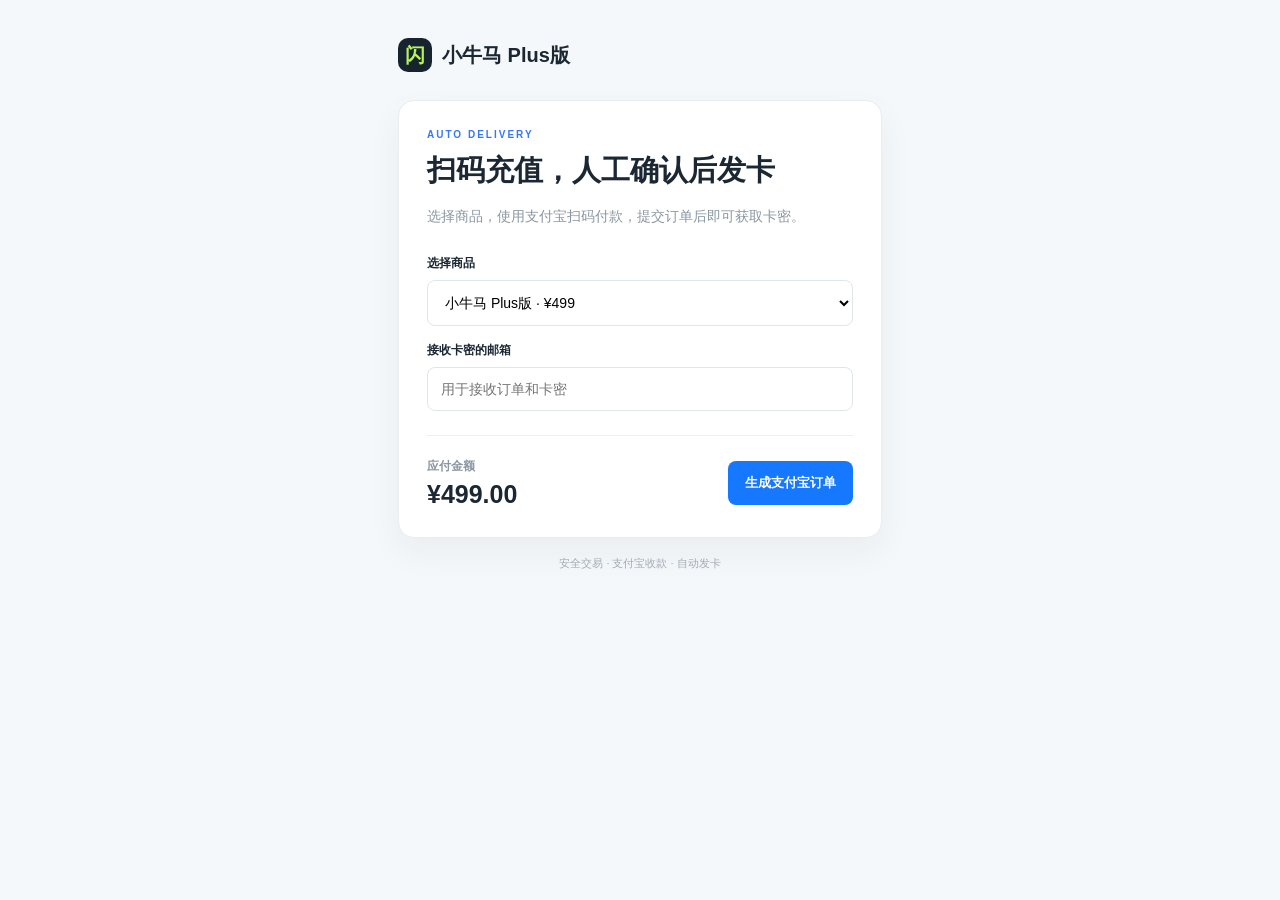
<file: index.html>
<!doctype html><html lang="zh-CN"><head><meta charset="UTF-8"><meta name="viewport" content="width=device-width,initial-scale=1"><title>小牛马 Plus版 · 自动发卡</title><link rel="stylesheet" href="recharge.css"></head><body><main><div class="brand"><span>闪</span><b>小牛马 Plus版</b></div><section class="box"><div class="eyebrow">AUTO DELIVERY</div><h1>扫码充值，人工确认后发卡</h1><p class="desc">选择商品，使用支付宝扫码付款，提交订单后即可获取卡密。</p><label>选择商品</label><select id="product"><option value="499">小牛马 Plus版 · ¥499</option></select><label>接收卡密的邮箱</label><input id="email" type="email" placeholder="用于接收订单和卡密"><div class="pay"><div><b>应付金额</b><strong id="price">¥499.00</strong></div><button id="pay">生成支付宝订单</button></div><div id="qr" class="qr hidden"><h2>请使用支付宝扫码付款</h2><div class="qr-img"><img src="alipay-qr.jpg" onerror="this.style.display='none';this.parentElement.classList.add('missing')"><span>请将你的支付宝收款码命名为<br><b>alipay-qr.png</b><br>放到本页面同目录</span></div><p>付款后点击下方按钮提交订单，管理员确认到账后发卡。</p><button class="done" id="done">我已付款，提交人工审核</button></div><div id="result" class="result hidden"></div></section><footer>安全交易 · 支付宝收款 · 自动发卡</footer></main><script src="recharge.js"></script></body></html>
</file>
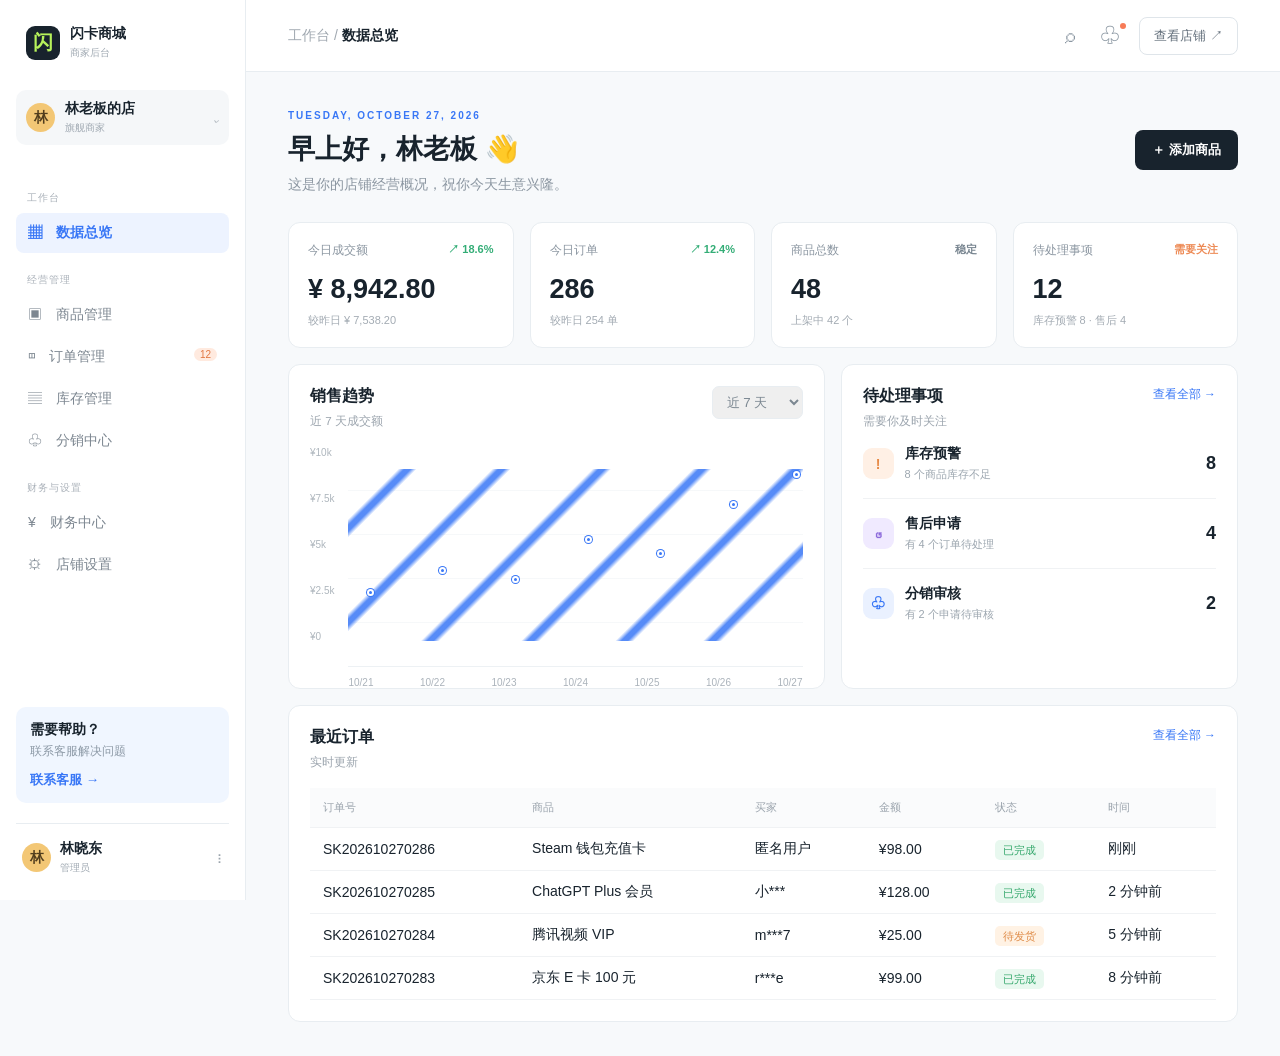
<file: admin.html>
<!doctype html><html lang="zh-CN"><head><meta charset="UTF-8"><meta name="viewport" content="width=device-width,initial-scale=1"><title>闪卡商城 · 商家后台</title><link rel="stylesheet" href="admin.css"></head><body><aside><div class="logo"><span>闪</span><div><b>闪卡商城</b><small>商家后台</small></div></div><div class="shop"><span class="avatar">林</span><div><b>林老板的店</b><small>旗舰商家</small></div><i>⌄</i></div><nav><p>工作台</p><a class="active" data-page="overview">▦　数据总览</a><p>经营管理</p><a data-page="products">▣　商品管理</a><a data-page="orders">◫　订单管理 <em>12</em></a><a data-page="inventory">▤　库存管理</a><a data-page="distribute">♧　分销中心</a><p>财务与设置</p><a data-page="finance">¥　财务中心</a><a data-page="settings">⚙　店铺设置</a></nav><div class="side-help"><b>需要帮助？</b><small>联系客服解决问题</small><button>联系客服 →</button></div><div class="user"><span class="avatar">林</span><div><b>林晓东</b><small>管理员</small></div><span>⋮</span></div></aside><main><header><div><span class="crumb">工作台 / </span><b id="pageTitle">数据总览</b></div><div class="head-actions"><button class="icon">⌕</button><button class="icon">♧<i></i></button><button class="view">查看店铺 ↗</button></div></header><section class="page" id="overview"><div class="welcome"><div><span class="eyebrow">TUESDAY, OCTOBER 27, 2026</span><h1>早上好，林老板 <span>👋</span></h1><p>这是你的店铺经营概况，祝你今天生意兴隆。</p></div><button class="primary" id="addBtn">＋ 添加商品</button></div><div class="stats"><article><div class="stat-top"><span>今日成交额</span><b class="up">↗ 18.6%</b></div><strong>¥ 8,942.80</strong><small>较昨日 ¥ 7,538.20</small></article><article><div class="stat-top"><span>今日订单</span><b class="up">↗ 12.4%</b></div><strong>286</strong><small>较昨日 254 单</small></article><article><div class="stat-top"><span>商品总数</span><b class="neutral">稳定</b></div><strong>48</strong><small>上架中 42 个</small></article><article><div class="stat-top"><span>待处理事项</span><b class="down">需要关注</b></div><strong>12</strong><small>库存预警 8 · 售后 4</small></article></div><div class="grid"><section class="panel chart-panel"><div class="panel-head"><div><h2>销售趋势</h2><small>近 7 天成交额</small></div><select><option>近 7 天</option><option>近 30 天</option></select></div><div class="chart"><div class="y"><span>¥10k</span><span>¥7.5k</span><span>¥5k</span><span>¥2.5k</span><span>¥0</span></div><div class="plot"><div class="line"></div><div class="dots"><i style="left:4%;bottom:32%"></i><i style="left:20%;bottom:42%"></i><i style="left:36%;bottom:38%"></i><i style="left:52%;bottom:56%"></i><i style="left:68%;bottom:50%"></i><i style="left:84%;bottom:72%"></i><i style="left:98%;bottom:86%"></i></div><div class="x"><span>10/21</span><span>10/22</span><span>10/23</span><span>10/24</span><span>10/25</span><span>10/26</span><span>10/27</span></div></div></div></section><section class="panel"><div class="panel-head"><div><h2>待处理事项</h2><small>需要你及时关注</small></div><a>查看全部 →</a></div><div class="todo"><div><span class="todo-icon orange">!</span><div><b>库存预警</b><small>8 个商品库存不足</small></div><strong>8</strong></div><div><span class="todo-icon purple">↺</span><div><b>售后申请</b><small>有 4 个订单待处理</small></div><strong>4</strong></div><div><span class="todo-icon blue">♧</span><div><b>分销审核</b><small>有 2 个申请待审核</small></div><strong>2</strong></div></div></section></div><section class="panel recent"><div class="panel-head"><div><h2>最近订单</h2><small>实时更新</small></div><a data-page="orders">查看全部 →</a></div><table><thead><tr><th>订单号</th><th>商品</th><th>买家</th><th>金额</th><th>状态</th><th>时间</th></tr></thead><tbody><tr><td>SK202610270286</td><td>Steam 钱包充值卡</td><td>匿名用户</td><td>¥98.00</td><td><span class="status done">已完成</span></td><td>刚刚</td></tr><tr><td>SK202610270285</td><td>ChatGPT Plus 会员</td><td>小***</td><td>¥128.00</td><td><span class="status done">已完成</span></td><td>2 分钟前</td></tr><tr><td>SK202610270284</td><td>腾讯视频 VIP</td><td>m***7</td><td>¥25.00</td><td><span class="status pending">待发货</span></td><td>5 分钟前</td></tr><tr><td>SK202610270283</td><td>京东 E 卡 100 元</td><td>r***e</td><td>¥99.00</td><td><span class="status done">已完成</span></td><td>8 分钟前</td></tr></tbody></table></section></section><section class="page hidden" id="generic"><div class="welcome"><div><span class="eyebrow">MANAGEMENT</span><h1 id="genericTitle">商品管理</h1><p>这里管理你的商品、订单和店铺设置。</p></div><button class="primary" id="genericBtn">＋ 新建</button></div><section class="panel empty"><div class="empty-icon">✦</div><h2>功能模块已就绪</h2><p>这是后台演示界面，接入数据库后即可管理真实业务数据。</p><button class="secondary" onclick="toast('演示操作已触发')">开始配置</button></section></section></main><div class="toast" id="toast"></div><script src="admin.js"></script></body></html>
</file>
<file: recharge.css>
*{box-sizing:border-box}body{margin:0;background:#f5f8fb;color:#1b2733;font:14px Arial,"Microsoft YaHei",sans-serif}main{max-width:520px;margin:0 auto;padding:38px 18px}.brand{display:flex;align-items:center;gap:10px;font-size:20px;margin-bottom:28px}.brand span{width:34px;height:34px;border-radius:10px;background:#17232e;color:#b7f35b;display:grid;place-items:center;font-size:20px;font-weight:bold}.box{background:#fff;border:1px solid #e8edf1;border-radius:16px;padding:28px;box-shadow:0 14px 35px #17232e0d}.eyebrow{font-size:10px;letter-spacing:2px;color:#3977f6;font-weight:bold}.box h1{font-size:29px;margin:11px 0 8px}.desc{color:#8a96a1;line-height:1.7;margin-bottom:26px}label{display:block;font-size:12px;font-weight:bold;margin:16px 0 8px}select,input{width:100%;padding:13px;border:1px solid #dfe6eb;border-radius:8px;font-size:14px;background:#fff;outline:none}select:focus,input:focus{border-color:#3977f6}.pay{border-top:1px solid #edf0f2;margin-top:24px;padding-top:22px;display:flex;align-items:center;justify-content:space-between}.pay b{display:block;color:#8a96a1;font-size:12px}.pay strong{font-size:25px;display:block;margin-top:5px}.pay button,.done{border:0;border-radius:8px;background:#1677ff;color:#fff;padding:13px 17px;font-weight:bold;cursor:pointer}.qr{text-align:center;border-top:1px solid #edf0f2;margin-top:24px;padding-top:22px}.qr h2{font-size:18px;margin:0 0 15px}.qr-img{width:290px;height:435px;margin:0 auto 12px;border:1px dashed #cbd5df;border-radius:10px;display:grid;place-items:center;background:#fafcfd;overflow:hidden}.qr-img img{width:100%;height:100%;object-fit:contain}.qr-img span{display:none;color:#a0aab4;font-size:12px;line-height:1.7}.qr-img.missing span{display:block}.qr p{color:#8a96a1;font-size:12px}.done{width:100%;margin-top:8px}.result{margin-top:22px;padding:18px;background:#eef9f1;border-radius:10px;color:#25864d}.result b{font-size:19px;letter-spacing:1px;display:block;margin-top:10px;color:#182b20}footer{text-align:center;color:#a2abb3;font-size:11px;margin-top:18px}.hidden{display:none}
</file>
<file: admin.css>
:root{--ink:#18232d;--muted:#8b96a1;--line:#e8edf1;--bg:#f7f9fb;--blue:#3977f6;--lime:#b7f35b}*{box-sizing:border-box}body{margin:0;background:var(--bg);color:var(--ink);font:14px Inter,"PingFang SC","Microsoft YaHei",sans-serif;display:flex}aside{width:246px;background:#fff;border-right:1px solid var(--line);height:100vh;position:fixed;left:0;top:0;display:flex;flex-direction:column;padding:25px 16px}.logo{display:flex;align-items:center;gap:10px;padding:0 10px}.logo span{display:grid;place-items:center;background:var(--ink);color:var(--lime);border-radius:9px;width:34px;height:34px;font-size:20px;font-weight:bold}.logo b,.logo small,.shop b,.shop small,.user b,.user small{display:block}.logo small,.shop small,.user small{font-size:10px;color:#a1aab3;margin-top:3px}.shop{display:flex;align-items:center;gap:10px;background:#f5f7f9;border-radius:10px;padding:10px;margin-top:30px}.shop i{margin-left:auto;color:#9da6ae}.avatar{width:29px;height:29px;border-radius:50%;display:grid;place-items:center;background:#f3c775;color:#513d1d;font-weight:bold;flex:none}nav{margin-top:26px}nav p{font-size:10px;letter-spacing:1px;color:#abb2ba;margin:20px 11px 8px;text-transform:uppercase}nav a{display:block;color:#7d8791;text-decoration:none;padding:11px 12px;border-radius:8px;cursor:pointer;margin:2px 0}nav a:hover,nav a.active{background:#edf3ff;color:var(--blue);font-weight:700}nav em{font-style:normal;float:right;background:#ffeadf;color:#e17742;border-radius:9px;padding:1px 6px;font-size:10px}.side-help{margin-top:auto;background:#f0f6ff;padding:14px;border-radius:10px}.side-help b,.side-help small{display:block}.side-help small{color:#8c99a6;margin:5px 0 12px}.side-help button{border:0;background:none;color:var(--blue);font-weight:700;padding:0;cursor:pointer}.user{display:flex;align-items:center;gap:9px;border-top:1px solid var(--line);margin-top:20px;padding:16px 6px 0}.user>span:last-child{margin-left:auto;color:#9ba4ad}main{margin-left:246px;width:calc(100% - 246px);min-height:100vh}header{height:72px;background:#fff;border-bottom:1px solid var(--line);display:flex;align-items:center;justify-content:space-between;padding:0 42px}.crumb{color:#a0a8b0}.head-actions{display:flex;gap:13px;align-items:center}.icon{border:0;background:#fff;font-size:20px;color:#8b97a2;position:relative}.icon i{width:6px;height:6px;background:#f77b57;display:block;border-radius:50%;position:absolute;right:0;top:2px}.view{border:1px solid #dfe5ea;background:#fff;border-radius:8px;padding:9px 14px;color:#64707c}.page{padding:34px 42px}.hidden{display:none}.welcome{display:flex;justify-content:space-between;align-items:center;margin-bottom:28px}.eyebrow{font-size:10px;letter-spacing:2px;color:var(--blue);font-weight:800}.welcome h1{font-size:27px;margin:9px 0}.welcome p{color:var(--muted);margin:0}.primary,.secondary{border:0;border-radius:8px;padding:11px 17px;font-weight:bold;cursor:pointer}.primary{background:var(--ink);color:#fff}.secondary{background:#edf3ff;color:var(--blue)}.stats{display:grid;grid-template-columns:repeat(4,1fr);gap:16px}.stats article,.panel{background:#fff;border:1px solid var(--line);border-radius:12px}.stats article{padding:19px}.stat-top{display:flex;justify-content:space-between;color:#8b96a1;font-size:12px}.stats strong{display:block;font-size:27px;margin:15px 0 6px}.stats small{color:#a3abb3;font-size:11px}.up{color:#33ad76;font-size:11px}.down{color:#ed8a55;font-size:11px}.neutral{color:#788590;font-size:11px}.grid{display:grid;grid-template-columns:1.35fr 1fr;gap:16px;margin-top:16px}.panel{padding:21px}.panel-head{display:flex;justify-content:space-between;align-items:start}.panel-head h2{font-size:16px;margin:0 0 5px}.panel-head small{color:#9ca5ae}.panel-head a{color:var(--blue);font-size:12px;cursor:pointer}.panel-head select{border:1px solid var(--line);padding:7px 10px;border-radius:7px;color:#7b8791}.chart{height:220px;display:flex;margin-top:18px}.y{display:flex;flex-direction:column;justify-content:space-between;color:#aeb6bd;font-size:10px;padding-bottom:25px}.plot{flex:1;margin-left:14px;position:relative;background:repeating-linear-gradient(to bottom,transparent 0,transparent 43px,#edf1f4 44px);border-bottom:1px solid #edf1f4}.line{position:absolute;inset:22px 0 25px;background:linear-gradient(135deg,transparent 0 8%,#3977f6 9% 10%,transparent 11% 23%,#3977f6 24% 25%,transparent 26% 39%,#3977f6 40% 41%,transparent 42% 55%,#3977f6 56% 57%,transparent 58% 70%,#3977f6 71% 72%,transparent 73% 84%,#3977f6 85% 86%,transparent 87%);opacity:.85}.dots i{position:absolute;width:7px;height:7px;background:#3977f6;border:2px solid white;box-shadow:0 0 0 1px #3977f6;border-radius:50%}.x{position:absolute;bottom:-22px;left:0;right:0;display:flex;justify-content:space-between;color:#abb3bb;font-size:10px}.todo>div{display:flex;align-items:center;gap:11px;padding:16px 0;border-bottom:1px solid #f0f2f4}.todo>div:last-child{border:0}.todo-icon{width:31px;height:31px;display:grid;place-items:center;border-radius:9px;font-weight:bold}.orange{background:#fff0e5;color:#e78a46}.purple{background:#f0eaff;color:#8d6bdb}.blue{background:#eaf1ff;color:#3977f6}.todo b,.todo small{display:block}.todo small{color:#9ca6af;margin-top:4px;font-size:11px}.todo strong{margin-left:auto;font-size:18px}.recent{margin-top:16px}.recent table{width:100%;border-collapse:collapse;margin-top:18px}.recent th{color:#9ba4ad;text-align:left;font-weight:400;font-size:11px;background:#fafbfc}.recent td,.recent th{padding:12px 13px;border-bottom:1px solid #f0f2f4}.status{padding:4px 8px;border-radius:5px;font-size:11px}.done{background:#e8f8ef;color:#36a86d}.pending{background:#fff2e4;color:#df8b47}.empty{text-align:center;padding:100px 20px}.empty-icon{font-size:45px;color:var(--blue)}.empty p{color:var(--muted);margin-bottom:25px}.toast{position:fixed;bottom:25px;left:50%;transform:translate(-50%,20px);opacity:0;background:var(--ink);color:#fff;padding:12px 18px;border-radius:8px;transition:.2s}.toast.show{opacity:1;transform:translate(-50%,0)}@media(max-width:950px){aside{width:210px}main{margin-left:210px;width:calc(100% - 210px)}.page{padding:25px 20px}.stats{grid-template-columns:repeat(2,1fr)}.grid{grid-template-columns:1fr}.recent{overflow:auto}}
</file>
